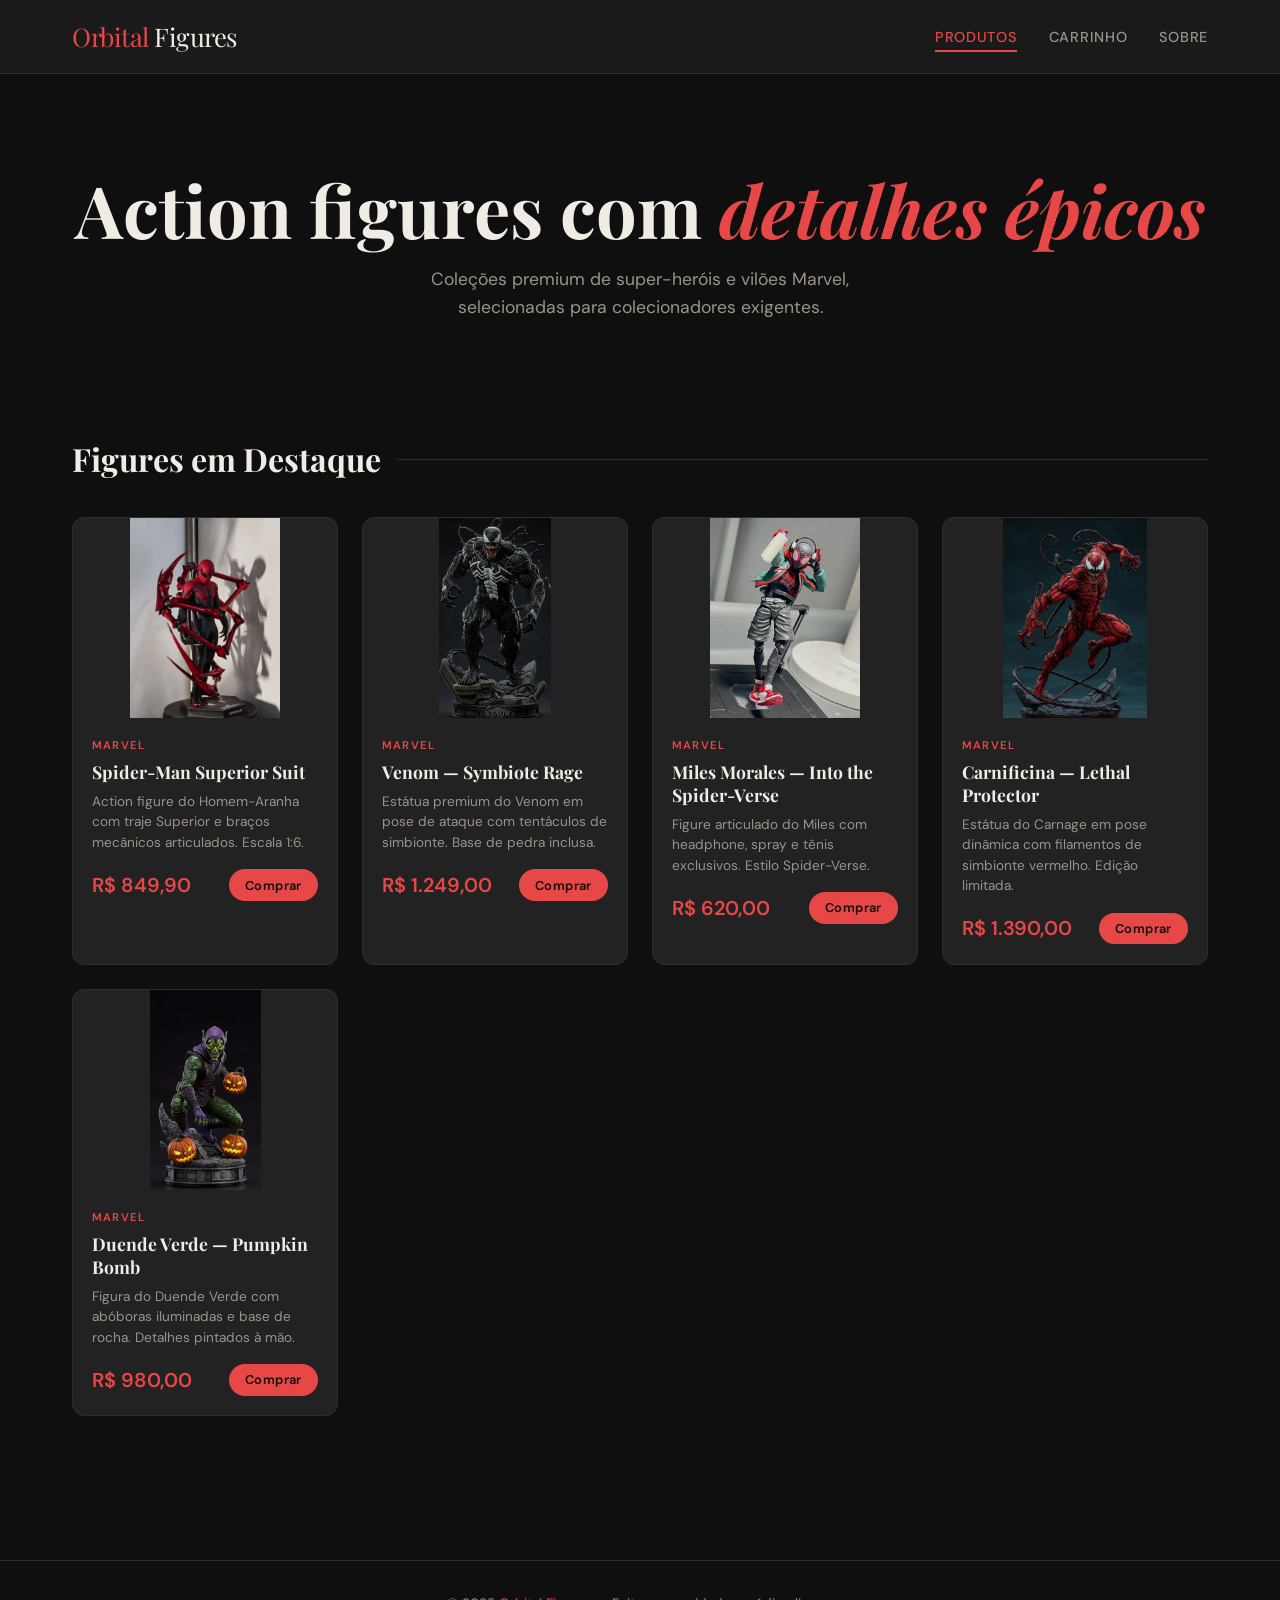
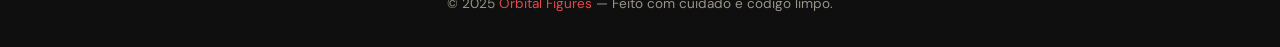
<file: index.html>
<!DOCTYPE html>
<html lang="pt-BR">
<head>
  <meta charset="UTF-8" />
  <meta name="viewport" content="width=device-width, initial-scale=1.0" />
  <title>Orbital Figures — Produtos</title>
  <!-- CSS EXTERNO -->
  <link rel="stylesheet" href="src/css/estilo.css" />

  <!-- Basic Icons -->
  <link href="https://cdn.boxicons.com/3.0.8/fonts/basic/boxicons.min.css" rel="stylesheet">
  <!-- Filled Icons -->
  <link href="https://cdn.boxicons.com/3.0.8/fonts/filled/boxicons-filled.min.css" rel="stylesheet">
  <!-- Brand Icons -->
  <link href="https://cdn.boxicons.com/3.0.8/fonts/brands/boxicons-brands.min.css" rel="stylesheet">
</head>
<body>

  <header>
    <nav>
      <a class="logo" href="/index.html">Orbital <span>Figures</span></a>
      <ul>
        <li><a href="/index.html" class="ativo"><i class="bx bx-shopping-bag"></i> Produtos</a></li>
        <li><a href="/src/pages/loja.html"><i class="bx bx-cart"></i> Carrinho</a></li>
        <li><a href="/src/pages/sobre.html"><i class="bx-globe-alt-2"></i> Sobre</a></li>
      </ul>
    </nav>
  </header>

  <main>
    <section class="hero">
      <h1>Action figures com <em>detalhes épicos</em></h1>
      <p>Coleções premium de super-heróis e vilões Marvel, selecionadas para colecionadores exigentes.</p>
    </section>

    <h2 class="section-titulo">Figures em Destaque</h2>

    <!-- Os 5 cards são inseridos aqui via JavaScript/DOM -->
    <section id="grade-produtos" aria-label="Grade de produtos"></section>
  </main>

  <footer>
    <p>© 2025 <span>Orbital Figures</span> — Feito com cuidado e código limpo.</p>
  </footer>

  <!-- JS EXTERNO -->
  <script src="src/js/script.js"></script>
</body>
</html>
</file>
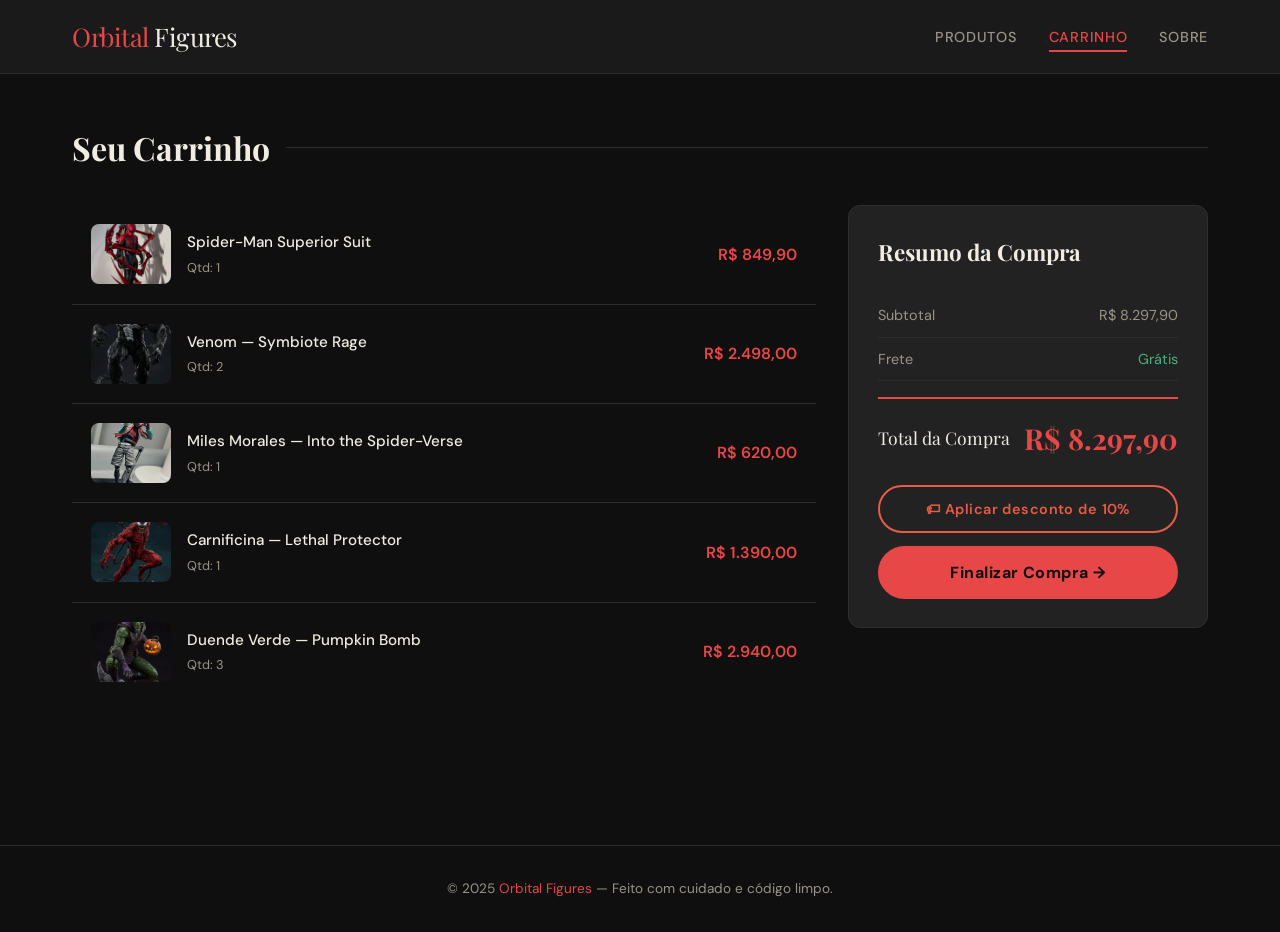
<file: src/pages/loja.html>
<!DOCTYPE html>
<html lang="pt-BR">
<head>
  <meta charset="UTF-8" />
  <meta name="viewport" content="width=device-width, initial-scale=1.0" />
  <title>Orbital Figures — Carrinho</title>
  <link rel="stylesheet" href="/src/css/estilo.css" />

  <!-- Basic Icons -->
  <link href="https://cdn.boxicons.com/3.0.8/fonts/basic/boxicons.min.css" rel="stylesheet">
  <!-- Filled Icons -->
  <link href="https://cdn.boxicons.com/3.0.8/fonts/filled/boxicons-filled.min.css" rel="stylesheet">
  <!-- Brand Icons -->
  <link href="https://cdn.boxicons.com/3.0.8/fonts/brands/boxicons-brands.min.css" rel="stylesheet">
</head>
<body>

  <header>
    <nav>
      <a class="logo" href="/index.html">Orbital <span>Figures</span></a>
      <ul>
        <li><a href="/index.html"><i class="bx bx-shopping-bag"></i> Produtos</a></li>
        <li><a href="loja.html"><i class="bx bx-cart"></i> Carrinho</a></li>
        <li><a href="sobre.html"><i class="bx-globe-alt-2"></i> Sobre</a></li>
      </ul>
    </nav>
  </header>

  <main>
    <h1 class="section-titulo">Seu Carrinho</h1>

    <div class="carrinho-wrapper">

      <!-- Lista de itens — populada via JavaScript/DOM -->
      <section aria-label="Itens do carrinho">
        <ul id="lista-carrinho" style="list-style:none; padding:0;">
          <!-- Itens inseridos dinamicamente -->
        </ul>
      </section>

      <!-- Resumo financeiro -->
      <aside class="resumo-financeiro">
        <h2 class="resumo-titulo">Resumo da Compra</h2>

        <div class="resumo-linha">
          <span>Subtotal</span>
          <span id="subtotal">R$ 0,00</span>
        </div>

        <div class="resumo-linha">
          <span>Frete</span>
          <span style="color: var(--cor-sucesso);">Grátis</span>
        </div>

        <!-- Linha de desconto — oculta até aplicar -->
        <div
          class="resumo-linha"
          id="linha-desconto"
          style="display: none;"
        >
          <span>Desconto (10%)</span>
          <span></span>
        </div>

        <div class="resumo-total">
          <span class="resumo-total-label">Total da Compra</span>
          <!-- Elemento atualizado via DOM com o valor calculado pelo Reduce -->
          <span id="total-compra">R$ 0,00</span>
        </div>

        <!-- Botão de desconto usando Reduce -->
        <button class="btn-desconto" id="btn-desconto">
          🏷 Aplicar desconto de 10%
        </button>

        <button class="btn-finalizar">
          Finalizar Compra →
        </button>
      </aside>

    </div>
  </main>

  <footer>
    <p>© 2025 <span>Orbital Figures</span> — Feito com cuidado e código limpo.</p>
  </footer>

  <script src="/src/js/script.js"></script>
</body>
</html>
</file>
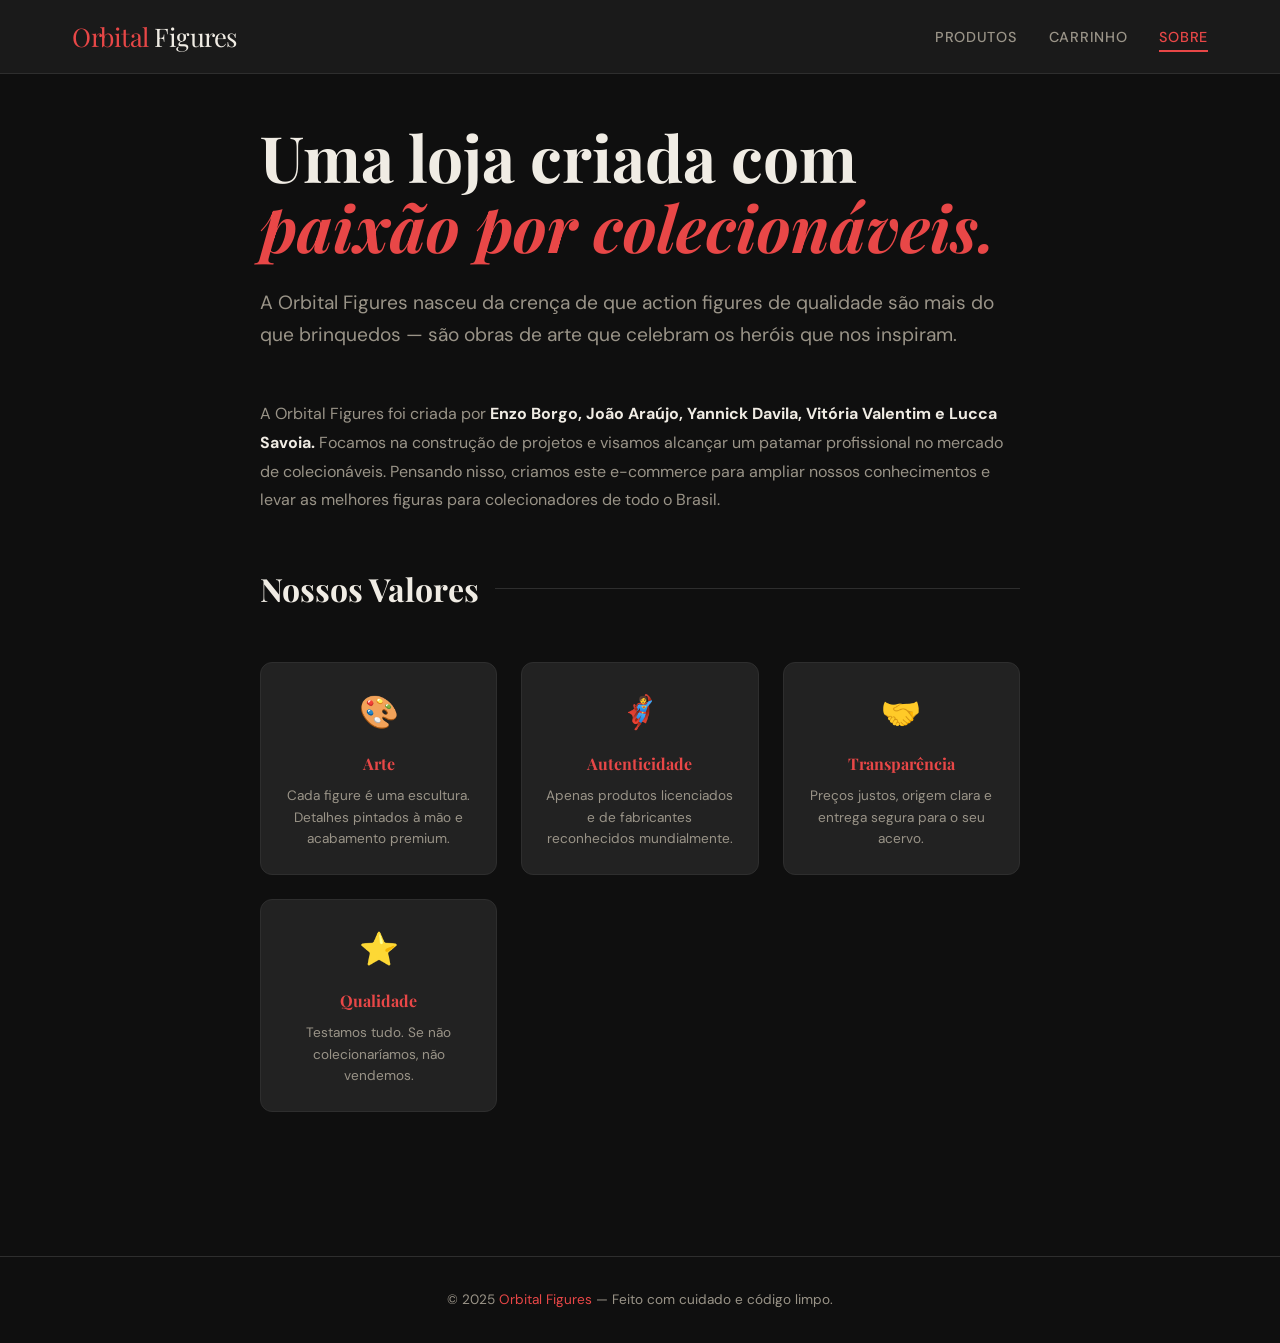
<file: src/pages/sobre.html>
<!DOCTYPE html>
<html lang="pt-BR">
<head>
  <meta charset="UTF-8" />
  <meta name="viewport" content="width=device-width, initial-scale=1.0" />
  <title>Orbital Figures — Nossa História</title>
  <link rel="stylesheet" href="/src/css/estilo.css"/>

  <!-- Basic Icons -->
  <link href="https://cdn.boxicons.com/3.0.8/fonts/basic/boxicons.min.css" rel="stylesheet">
  <!-- Filled Icons -->
  <link href="https://cdn.boxicons.com/3.0.8/fonts/filled/boxicons-filled.min.css" rel="stylesheet">
  <!-- Brand Icons -->
  <link href="https://cdn.boxicons.com/3.0.8/fonts/brands/boxicons-brands.min.css" rel="stylesheet">
</head>
<body>

  <header>
    <nav>
      <a class="logo" href="/index.html">Orbital <span>Figures</span></a>
      <ul>
        <li><a href="/index.html"><i class="bx bx-shopping-bag"></i> Produtos</a></li>
        <li><a href="loja.html"><i class="bx bx-cart"></i> Carrinho</a></li>
        <li><a href="sobre.html"><i class="bx-globe-alt-2"></i> Sobre</a></li>
      </ul>
    </nav>
  </header>

  <main>
    <article class="sobre-hero">

      <h1>Uma loja criada com <em>paixão por colecionáveis.</em></h1>
      <p class="lead">
        A Orbital Figures nasceu da crença de que action figures de qualidade são mais do que brinquedos —
        são obras de arte que celebram os heróis que nos inspiram.
      </p>

      <section class="sobre-historia">
        <p>
          A Orbital Figures foi criada por <strong>Enzo Borgo, João Araújo, Yannick Davila, Vitória Valentim e Lucca Savoia.</strong>
          Focamos na construção de projetos e visamos alcançar um patamar profissional no mercado de colecionáveis.
          Pensando nisso, criamos este e-commerce para ampliar nossos conhecimentos e levar as melhores figuras para colecionadores de todo o Brasil.
        </p>
      </section>

      <section aria-label="Nossos valores">
        <h2 class="section-titulo" style="margin-top: 3rem;">Nossos Valores</h2>
        <div class="sobre-valores">
          <div class="valor-card">
            <span class="valor-icone">🎨</span>
            <h3>Arte</h3>
            <p>Cada figure é uma escultura. Detalhes pintados à mão e acabamento premium.</p>
          </div>
          <div class="valor-card">
            <span class="valor-icone">🦸</span>
            <h3>Autenticidade</h3>
            <p>Apenas produtos licenciados e de fabricantes reconhecidos mundialmente.</p>
          </div>
          <div class="valor-card">
            <span class="valor-icone">🤝</span>
            <h3>Transparência</h3>
            <p>Preços justos, origem clara e entrega segura para o seu acervo.</p>
          </div>
          <div class="valor-card">
            <span class="valor-icone">⭐</span>
            <h3>Qualidade</h3>
            <p>Testamos tudo. Se não colecionaríamos, não vendemos.</p>
          </div>
        </div>
      </section>

    </article>
  </main>

  <footer>
    <p>© 2025 <span>Orbital Figures</span> — Feito com cuidado e código limpo.</p>
  </footer>

  <script src="/src/js/script.js"></script>
</body>
</html>
</file>
<file: src/css/estilo.css>
@import url('https://fonts.googleapis.com/css2?family=Playfair+Display:wght@700;900&family=DM+Sans:wght@300;400;500;600&display=swap');

:root {
  --cor-fundo: #0f0f0f;
  --cor-superficie: #1a1a1a;
  --cor-card: #222222;
  --cor-borda: #2e2e2e;
  --cor-acento: #e84747;
  --cor-acento2: #c92727;
  --cor-texto: #f0ece4;
  --cor-texto-suave: #9a9488;
  --cor-sucesso: #4caf7d;
  --cor-desconto: #e85c47;
  --fonte-titulo: 'Playfair Display', serif;
  --fonte-corpo: 'DM Sans', sans-serif;
  --raio: 12px;
  --sombra: 0 8px 32px rgba(0,0,0,0.4);
  --transicao: all 0.3s cubic-bezier(0.4, 0, 0.2, 1);
}

* {
  margin: 0;
  padding: 0;
  box-sizing: border-box;
}

html {
  scroll-behavior: smooth;
}

body {
  background-color: var(--cor-fundo);
  color: var(--cor-texto);
  font-family: var(--fonte-corpo);
  font-weight: 400;
  line-height: 1.6;
  min-height: 100vh;
}

/* ===== HEADER / NAV ===== */
header {
  background: var(--cor-superficie);
  border-bottom: 1px solid var(--cor-borda);
  position: sticky;
  top: 0;
  z-index: 100;
  backdrop-filter: blur(10px);
}

nav {
  max-width: 1200px;
  margin: 0 auto;
  padding: 1rem 2rem;
  display: flex;
  align-items: center;
  justify-content: space-between;
}

.logo {
  font-family: var(--fonte-titulo);
  font-size: 1.6rem;
  color: var(--cor-acento);
  text-decoration: none;
  letter-spacing: -0.5px;
}

.logo span {
  color: var(--cor-texto);
}

nav ul {
  list-style: none;
  display: flex;
  gap: 2rem;
}

nav ul li a {
  color: var(--cor-texto-suave);
  text-decoration: none;
  font-weight: 500;
  font-size: 0.9rem;
  letter-spacing: 0.05em;
  text-transform: uppercase;
  transition: var(--transicao);
  padding: 0.3rem 0;
  border-bottom: 2px solid transparent;
}

nav ul li a:hover,
nav ul li a.ativo {
  color: var(--cor-acento);
  border-bottom-color: var(--cor-acento);
}

/* ===== MAIN ===== */
main {
  max-width: 1200px;
  margin: 0 auto;
  padding: 3rem 2rem;
}

/* ===== HERO ===== */
.hero {
  text-align: center;
  margin-bottom: 4rem;
  padding: 3rem 0;
}

.hero h1 {
  font-family: var(--fonte-titulo);
  font-size: clamp(2.5rem, 6vw, 4.5rem);
  line-height: 1.1;
  margin-bottom: 1rem;
  color: var(--cor-texto);
}

.hero h1 em {
  color: var(--cor-acento);
  font-style: italic;
}

.hero p {
  color: var(--cor-texto-suave);
  font-size: 1.1rem;
  max-width: 500px;
  margin: 0 auto;
}

/* ===== SECTION TITLE ===== */
.section-titulo {
  font-family: var(--fonte-titulo);
  font-size: 2rem;
  margin-bottom: 2rem;
  color: var(--cor-texto);
  display: flex;
  align-items: center;
  gap: 1rem;
}

.section-titulo::after {
  content: '';
  flex: 1;
  height: 1px;
  background: var(--cor-borda);
}

/* ===== GRID DE PRODUTOS ===== */
#grade-produtos {
  display: grid;
  grid-template-columns: repeat(auto-fill, minmax(220px, 1fr));
  gap: 1.5rem;
}

/* ===== CARD DE PRODUTO ===== */
.card-produto {
  background: var(--cor-card);
  border: 1px solid var(--cor-borda);
  border-radius: var(--raio);
  overflow: hidden;
  transition: var(--transicao);
  cursor: pointer;
  animation: fadeInUp 0.5s ease both;
}

.card-produto:hover {
  border-color: var(--cor-acento);
  transform: translateY(-6px);
  box-shadow: var(--sombra), 0 0 0 1px var(--cor-acento);
}

.card-produto img {
  width: 100%;
  height: 200px;
  object-fit: contain;
  object-position: center;
  display: block;
  filter: brightness(0.9);
  transition: var(--transicao);
}

.card-produto:hover img {
  filter: brightness(1.05);
}

.card-info {
  padding: 1.2rem;
}

.card-categoria {
  font-size: 0.7rem;
  text-transform: uppercase;
  letter-spacing: 0.1em;
  color: var(--cor-acento);
  font-weight: 600;
  margin-bottom: 0.4rem;
}

.card-nome {
  font-family: var(--fonte-titulo);
  font-size: 1.1rem;
  margin-bottom: 0.5rem;
  color: var(--cor-texto);
  line-height: 1.3;
}

.card-descricao {
  font-size: 0.85rem;
  color: var(--cor-texto-suave);
  margin-bottom: 1rem;
  line-height: 1.5;
}

.card-rodape {
  display: flex;
  align-items: center;
  justify-content: space-between;
}

.card-preco {
  font-size: 1.25rem;
  font-weight: 600;
  color: var(--cor-acento);
}

.btn-comprar {
  background: var(--cor-acento);
  color: var(--cor-fundo);
  border: none;
  padding: 0.45rem 1rem;
  border-radius: 50px;
  font-family: var(--fonte-corpo);
  font-size: 0.8rem;
  font-weight: 600;
  cursor: pointer;
  transition: var(--transicao);
  letter-spacing: 0.03em;
}

.btn-comprar:hover {
  background: var(--cor-acento2);
  transform: scale(1.05);
}

/* ===== CARRINHO ===== */
.carrinho-wrapper {
  display: grid;
  grid-template-columns: 1fr 360px;
  gap: 2rem;
  align-items: start;
}

@media (max-width: 768px) {
  .carrinho-wrapper {
    grid-template-columns: 1fr;
  }
}

.lista-carrinho {
  background: var(--cor-card);
  border: 1px solid var(--cor-borda);
  border-radius: var(--raio);
  overflow: hidden;
}

.item-carrinho {
  display: grid;
  grid-template-columns: 80px 1fr auto;
  gap: 1rem;
  align-items: center;
  padding: 1.2rem;
  border-bottom: 1px solid var(--cor-borda);
  transition: var(--transicao);
}

.item-carrinho:last-child {
  border-bottom: none;
}

.item-carrinho:hover {
  background: rgba(232, 197, 71, 0.04);
}

.item-img {
  width: 80px;
  height: 60px;
  object-fit: cover;
  border-radius: 8px;
  filter: brightness(0.9);
}

.item-nome {
  font-weight: 500;
  font-size: 0.95rem;
  margin-bottom: 0.2rem;
}

.item-qtd {
  font-size: 0.8rem;
  color: var(--cor-texto-suave);
}

.item-preco {
  font-weight: 600;
  color: var(--cor-acento);
  font-size: 1rem;
  white-space: nowrap;
}

/* ===== RESUMO FINANCEIRO ===== */
.resumo-financeiro {
  background: var(--cor-card);
  border: 1px solid var(--cor-borda);
  border-radius: var(--raio);
  padding: 1.8rem;
  position: sticky;
  top: 90px;
}

.resumo-titulo {
  font-family: var(--fonte-titulo);
  font-size: 1.4rem;
  margin-bottom: 1.5rem;
  color: var(--cor-texto);
}

.resumo-linha {
  display: flex;
  justify-content: space-between;
  align-items: center;
  padding: 0.6rem 0;
  font-size: 0.9rem;
  color: var(--cor-texto-suave);
  border-bottom: 1px solid var(--cor-borda);
}

.resumo-linha:last-of-type {
  border-bottom: none;
}

.resumo-total {
  display: flex;
  justify-content: space-between;
  align-items: center;
  margin-top: 1rem;
  padding-top: 1rem;
  border-top: 2px solid var(--cor-acento);
}

.resumo-total-label {
  font-family: var(--fonte-titulo);
  font-size: 1.1rem;
  color: var(--cor-texto);
}

#total-compra {
  font-family: var(--fonte-titulo);
  font-size: 1.8rem;
  color: var(--cor-acento);
  font-weight: 700;
}

.btn-desconto {
  width: 100%;
  margin-top: 1.5rem;
  background: transparent;
  border: 2px solid var(--cor-desconto);
  color: var(--cor-desconto);
  padding: 0.8rem;
  border-radius: 50px;
  font-family: var(--fonte-corpo);
  font-size: 0.9rem;
  font-weight: 600;
  cursor: pointer;
  transition: var(--transicao);
  letter-spacing: 0.03em;
  display: flex;
  align-items: center;
  justify-content: center;
  gap: 0.5rem;
}

.btn-desconto:hover {
  background: var(--cor-desconto);
  color: white;
  transform: scale(1.02);
}

.btn-desconto:disabled {
  opacity: 0.5;
  cursor: not-allowed;
  transform: none;
}

.badge-desconto {
  display: inline-block;
  background: var(--cor-desconto);
  color: white;
  font-size: 0.7rem;
  padding: 0.15rem 0.5rem;
  border-radius: 50px;
  font-weight: 700;
}

.btn-finalizar {
  width: 100%;
  margin-top: 0.8rem;
  background: var(--cor-acento);
  border: none;
  color: var(--cor-fundo);
  padding: 1rem;
  border-radius: 50px;
  font-family: var(--fonte-corpo);
  font-size: 1rem;
  font-weight: 700;
  cursor: pointer;
  transition: var(--transicao);
  letter-spacing: 0.03em;
}

.btn-finalizar:hover {
  background: var(--cor-acento2);
  transform: scale(1.02);
}

/* ===== SOBRE ===== */
.sobre-hero {
  max-width: 760px;
  margin: 0 auto;
}

.sobre-hero h1 {
  font-family: var(--fonte-titulo);
  font-size: clamp(2.5rem, 5vw, 4rem);
  line-height: 1.1;
  margin-bottom: 1.5rem;
}

.sobre-hero h1 em {
  color: var(--cor-acento);
  font-style: italic;
}

.sobre-hero .lead {
  font-size: 1.2rem;
  color: var(--cor-texto-suave);
  margin-bottom: 3rem;
  line-height: 1.7;
}

.sobre-historia p {
  font-size: 1rem;
  line-height: 1.8;
  color: var(--cor-texto-suave);
  margin-bottom: 1.5rem;
}

.sobre-historia p strong {
  color: var(--cor-texto);
}

.sobre-valores {
  display: grid;
  grid-template-columns: repeat(auto-fit, minmax(180px, 1fr));
  gap: 1.5rem;
  margin-top: 3rem;
}

.valor-card {
  background: var(--cor-card);
  border: 1px solid var(--cor-borda);
  border-radius: var(--raio);
  padding: 1.5rem;
  text-align: center;
  transition: var(--transicao);
}

.valor-card:hover {
  border-color: var(--cor-acento);
  transform: translateY(-4px);
}

.valor-icone {
  font-size: 2rem;
  margin-bottom: 0.8rem;
  display: block;
}

.valor-card h3 {
  font-family: var(--fonte-titulo);
  font-size: 1rem;
  color: var(--cor-acento);
  margin-bottom: 0.5rem;
}

.valor-card p {
  font-size: 0.85rem;
  color: var(--cor-texto-suave);
}

/* ===== FOOTER ===== */
footer {
  margin-top: 6rem;
  border-top: 1px solid var(--cor-borda);
  text-align: center;
  padding: 2rem;
  color: var(--cor-texto-suave);
  font-size: 0.85rem;
}

footer span {
  color: var(--cor-acento);
}

/* ===== ANIMAÇÕES ===== */
@keyframes fadeInUp {
  from {
    opacity: 0;
    transform: translateY(24px);
  }
  to {
    opacity: 1;
    transform: translateY(0);
  }
}

.card-produto:nth-child(1) { animation-delay: 0.05s; }
.card-produto:nth-child(2) { animation-delay: 0.1s; }
.card-produto:nth-child(3) { animation-delay: 0.15s; }
.card-produto:nth-child(4) { animation-delay: 0.2s; }
.card-produto:nth-child(5) { animation-delay: 0.25s; }

/* ===== NOTIFICAÇÃO ===== */
.notificacao {
  position: fixed;
  bottom: 2rem;
  right: 2rem;
  background: var(--cor-sucesso);
  color: white;
  padding: 0.8rem 1.5rem;
  border-radius: 50px;
  font-size: 0.9rem;
  font-weight: 600;
  box-shadow: 0 4px 20px rgba(76, 175, 125, 0.4);
  transform: translateY(100px);
  opacity: 0;
  transition: all 0.4s cubic-bezier(0.34, 1.56, 0.64, 1);
  z-index: 999;
}

.notificacao.visivel {
  transform: translateY(0);
  opacity: 1;
}
</file>
